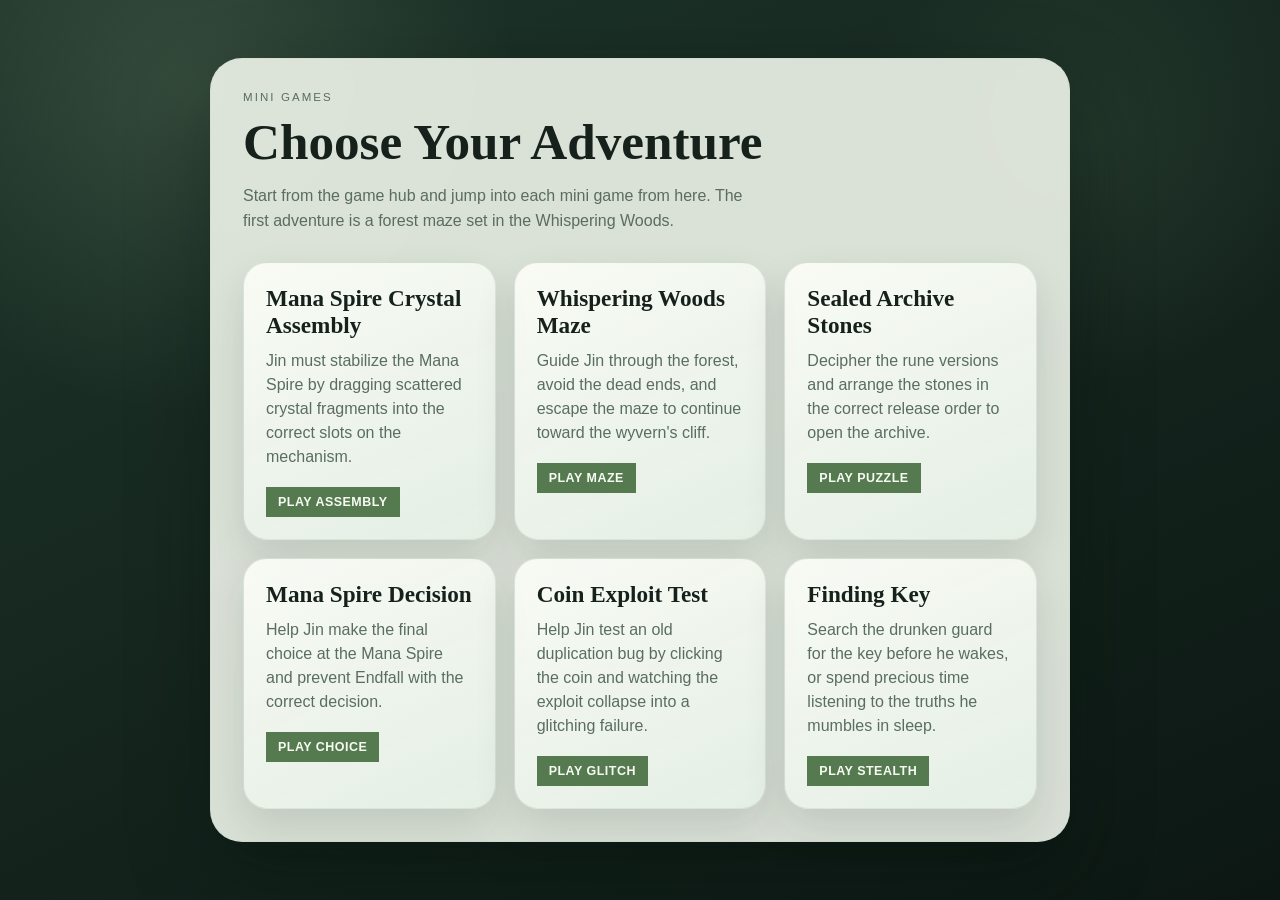
<file: index.html>
<!doctype html>
<html lang="en">
  <head>
    <meta charset="UTF-8" />
    <meta name="viewport" content="width=device-width, initial-scale=1.0" />
    <title>Mini Games</title>
    <link rel="stylesheet" href="index.css" />
  </head>
  <body>
    <main class="page">
      <section class="hub">
        <p class="eyebrow">Mini Games</p>
        <h1>Choose Your Adventure</h1>
        <p class="intro">
          Start from the game hub and jump into each mini game from here. The
          first adventure is a forest maze set in the Whispering Woods.
        </p>

        <div class="games-grid">
          <a class="game-card" href="games/crystal.html">
            <h2>Mana Spire Crystal Assembly</h2>
            <p>
              Jin must stabilize the Mana Spire by dragging scattered crystal
              fragments into the correct slots on the mechanism.
            </p>
            <span class="game-tag">Play Assembly</span>
          </a>
          <a class="game-card" href="games/maze.html">
            <h2>Whispering Woods Maze</h2>
            <p>
              Guide Jin through the forest, avoid the dead ends, and escape the
              maze to continue toward the wyvern's cliff.
            </p>
            <span class="game-tag">Play Maze</span>
          </a>
          <a class="game-card" href="games/archive.html">
            <h2>Sealed Archive Stones</h2>
            <p>
              Decipher the rune versions and arrange the stones in the correct
              release order to open the archive.
            </p>
            <span class="game-tag">Play Puzzle</span>
          </a>
          <a class="game-card" href="games/spire.html">
            <h2>Mana Spire Decision</h2>
            <p>
              Help Jin make the final choice at the Mana Spire and prevent
              Endfall with the correct decision.
            </p>
            <span class="game-tag">Play Choice</span>
          </a>
          <a class="game-card" href="games/coin.html">
            <h2>Coin Exploit Test</h2>
            <p>
              Help Jin test an old duplication bug by clicking the coin and
              watching the exploit collapse into a glitching failure.
            </p>
            <span class="game-tag">Play Glitch</span>
          </a>
          <a class="game-card" href="games/key.html">
            <h2>Finding Key</h2>
            <p>
              Search the drunken guard for the key before he wakes, or spend
              precious time listening to the truths he mumbles in sleep.
            </p>
            <span class="game-tag">Play Stealth</span>
          </a>
        </div>
      </section>
    </main>
  </body>
</html>
</file>
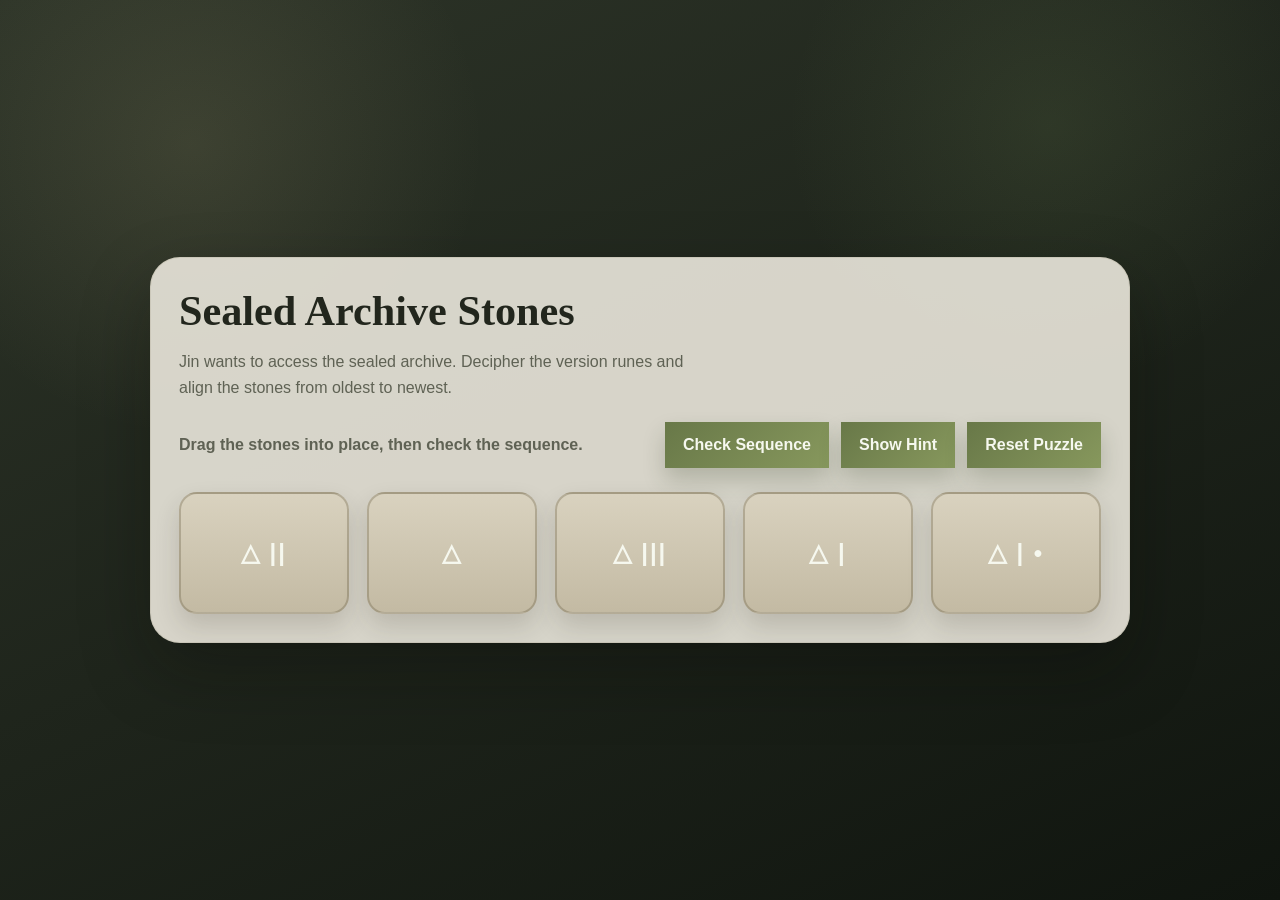
<file: games/archive.html>
<!doctype html>
<html lang="en">
  <head>
    <meta charset="UTF-8" />
    <meta name="viewport" content="width=device-width, initial-scale=1.0" />
    <title>Sealed Archive Stones</title>
    <link rel="stylesheet" href="archive/archive.css" />
  </head>
  <body>
    <main class="page">
      <section class="puzzle-shell">
        <div class="puzzle-copy">
          <h1>Sealed Archive Stones</h1>
          <p class="description">
            Jin wants to access the sealed archive. Decipher the version runes
            and align the stones from oldest to newest.
          </p>
        </div>

        <div class="toolbar">
          <p id="statusText" class="status">
            Drag the stones into place, then check the sequence.
          </p>
          <div class="toolbar-actions">
            <button id="checkButton" type="button">Check Sequence</button>
            <button id="hintButton" type="button">Show Hint</button>
            <button id="resetButton" type="button">Reset Puzzle</button>
          </div>
        </div>

        <div id="legendBox" class="legend hidden">
          <div class="legend-card">△ = v1.0</div>
          <div class="legend-card">△ | = v1.1</div>
          <div class="legend-card">△ | • = v1.1.1</div>
          <div class="legend-card">△ || = v1.2</div>
          <div class="legend-card">△ ||| = v1.3</div>
        </div>

        <div
          id="stoneTray"
          class="stone-tray"
          aria-label="Rune stone sequence"
        ></div>
      </section>
    </main>

    <div
      id="winModal"
      class="modal hidden"
      aria-hidden="true"
      role="dialog"
      aria-labelledby="winTitle"
    >
      <div class="modal-card">
        <p class="modal-eyebrow">Archive Opened</p>
        <h2 id="winTitle">The Sequence Aligns</h2>
        <p class="modal-text">
          Jin has deciphered the stones and opened the sealed archive.
        </p>
        <p class="modal-text modal-continue">
          Continue the story when you are ready.
        </p>
      </div>
    </div>

    <div
      id="memoryModal"
      class="modal hidden"
      aria-hidden="true"
      role="dialog"
      aria-labelledby="memoryTitle"
    >
      <div class="modal-card">
        <p class="modal-eyebrow">Incorrect Sequence</p>
        <h2 id="memoryTitle">That order is wrong</h2>
        <p class="modal-text modal-continue">
          Rearrange the stones and try again.
        </p>
        <button id="closeMemoryButton" type="button">Return to the Stones</button>
      </div>
    </div>

    <script src="archive/archive.js"></script>
  </body>
</html>
</file>
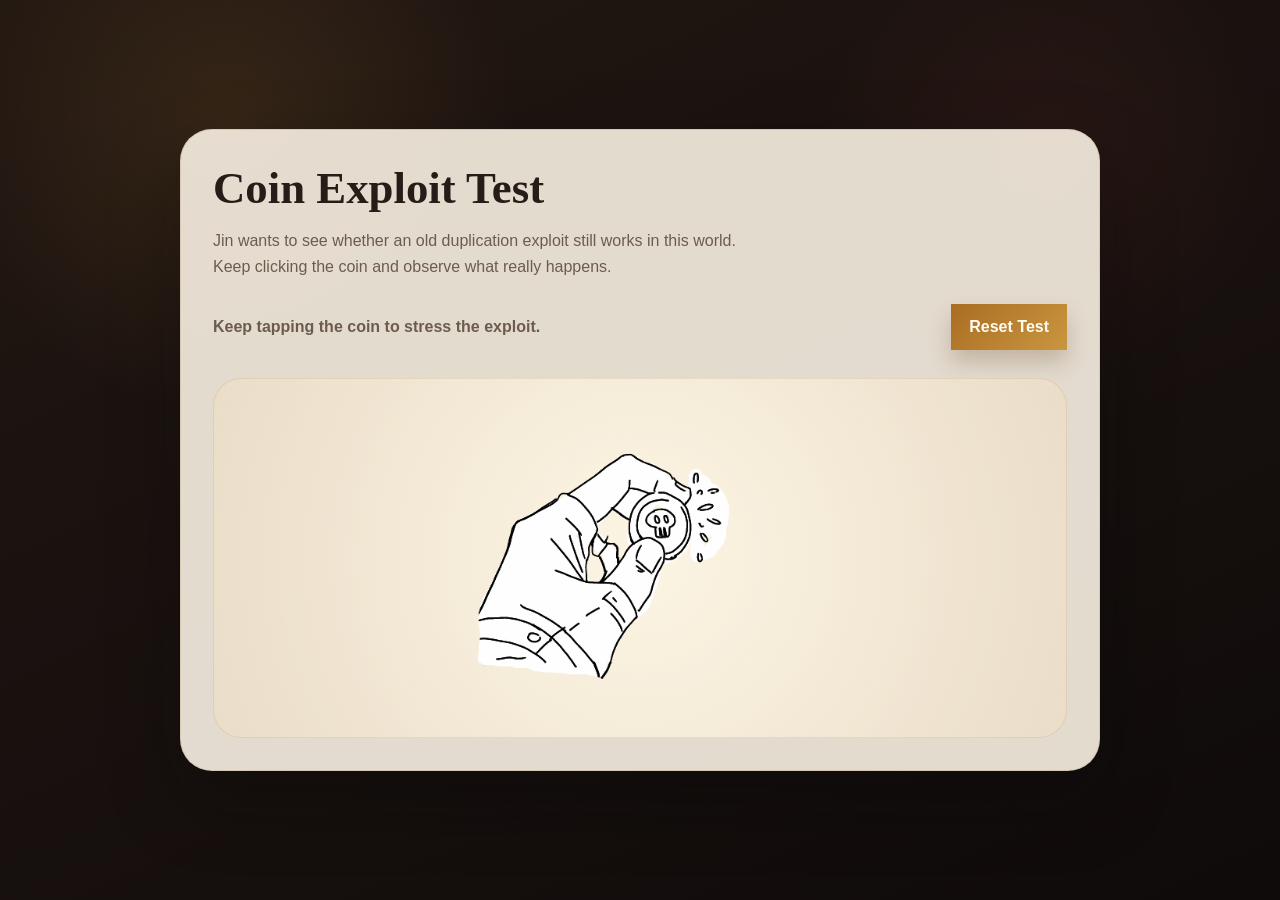
<file: games/coin.html>
<!doctype html>
<html lang="en">
  <head>
    <meta charset="UTF-8" />
    <meta name="viewport" content="width=device-width, initial-scale=1.0" />
    <title>Coin Exploit Test</title>
    <link rel="stylesheet" href="coin/coin.css" />
  </head>
  <body>
    <main class="page">
      <section class="coin-shell">
        <h1>Coin Exploit Test</h1>
        <p class="description">
          Jin wants to see whether an old duplication exploit still works in
          this world. Keep clicking the coin and observe what really happens.
        </p>

        <div class="status-panel">
          <p id="statusText" class="status-text">
            Click the coin to begin the exploit test.
          </p>
          <button id="resetButton" type="button">Reset Test</button>
        </div>

        <div class="play-area">
          <canvas id="coinFx" class="coin-fx" aria-hidden="true"></canvas>
          <button
            id="coinButton"
            class="coin-button"
            type="button"
            aria-label="Coin exploit test"
          >
            <img
              id="coinImage"
              src="../assets/img/holding_coin.png"
              alt="Coin"
            />
          </button>
        </div>

        <div id="storyAction" class="story-action hidden">
          <button id="continueButton" type="button">Continue Story</button>
        </div>
      </section>
    </main>

    <div
      id="storyModal"
      class="modal hidden"
      aria-hidden="true"
      role="dialog"
      aria-labelledby="storyTitle"
    >
      <div class="modal-card">
        <p class="modal-eyebrow">Exploit Failure</p>
        <h2 id="storyTitle">The coin was never meant to multiply</h2>
        <p class="modal-text">
          Jin learns that this world rejects the old exploit. The coin vanishes
          instead, leaving behind only the lesson and the consequence.
        </p>
        <p class="modal-text modal-continue">
          Continue the story when you are ready.
        </p>
      </div>
    </div>

    <script src="coin/coin.js"></script>
  </body>
</html>
</file>
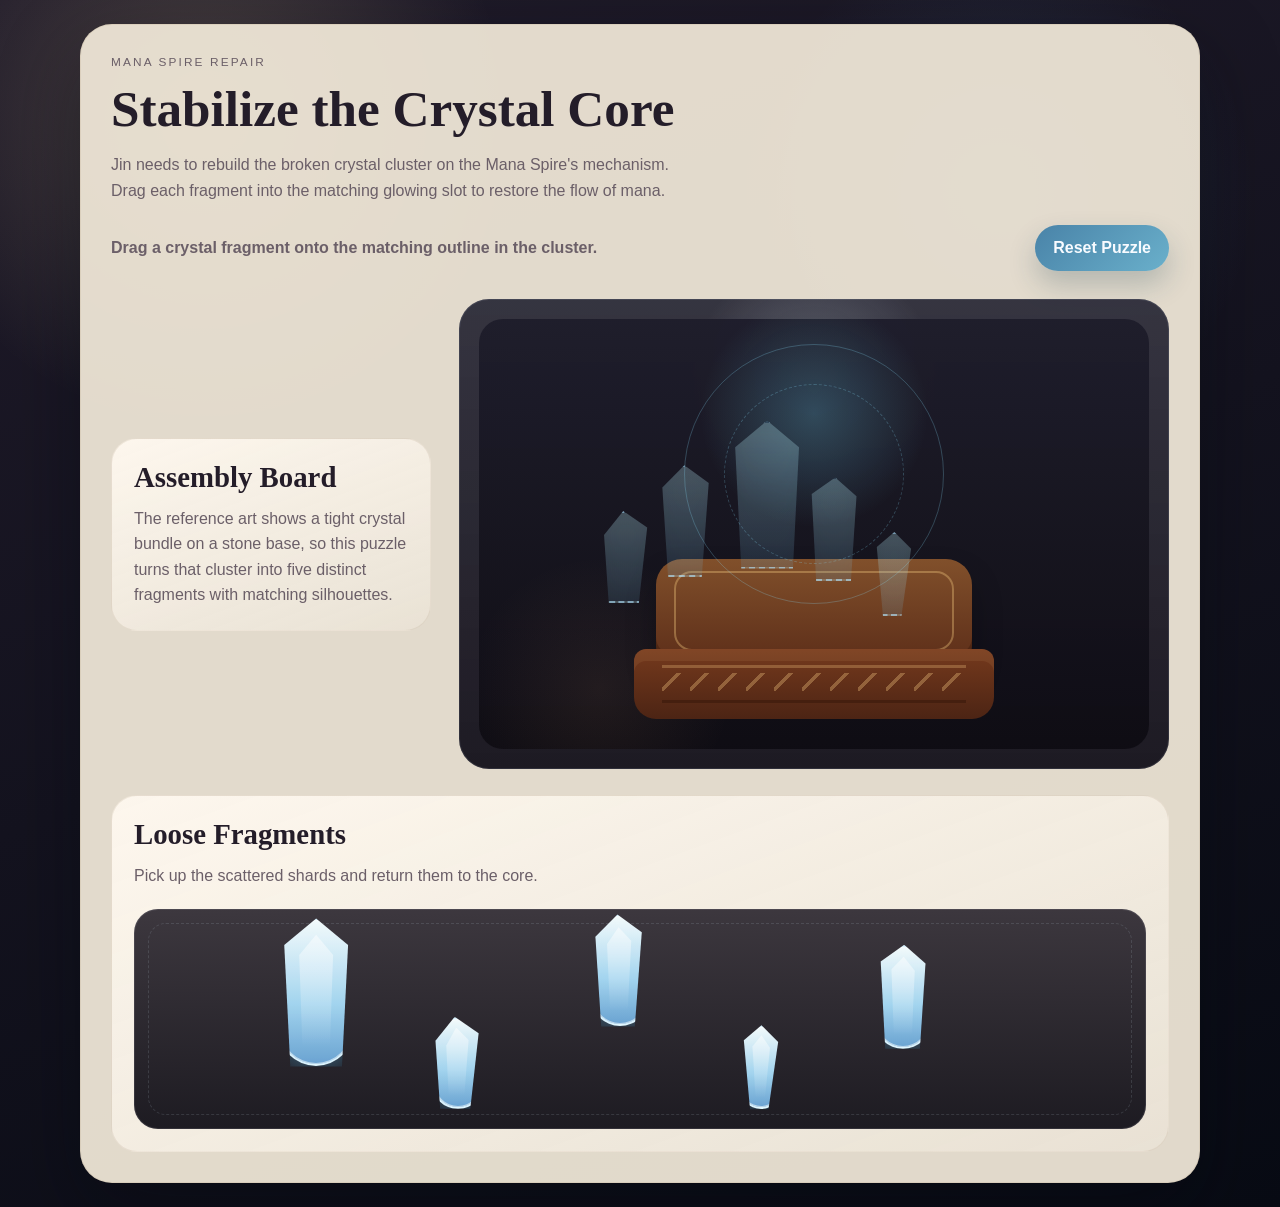
<file: games/crystal.html>
<!doctype html>
<html lang="en">
  <head>
    <meta charset="UTF-8" />
    <meta name="viewport" content="width=device-width, initial-scale=1.0" />
    <title>Mana Spire Crystal Assembly</title>
    <link rel="stylesheet" href="crystal/crystal.css" />
  </head>
  <body>
    <main class="page">
      <section class="puzzle-shell">
        <div class="puzzle-copy">
          <p class="eyebrow">Mana Spire Repair</p>
          <h1>Stabilize the Crystal Core</h1>
          <p class="description">
            Jin needs to rebuild the broken crystal cluster on the Mana Spire's
            mechanism. Drag each fragment into the matching glowing slot to
            restore the flow of mana.
          </p>
        </div>

        <div class="toolbar">
          <p id="statusText" class="status">
            Drag a crystal fragment onto the matching outline in the cluster.
          </p>
          <div class="toolbar-actions">
            <button id="resetButton" type="button">Reset Puzzle</button>
          </div>
        </div>

        <section class="scene" aria-label="Mana Spire crystal puzzle">
          <div class="scene-copy">
            <h2>Assembly Board</h2>
            <p>
              The reference art shows a tight crystal bundle on a stone base, so
              this puzzle turns that cluster into five distinct fragments with
              matching silhouettes.
            </p>
          </div>

          <div class="board-wrap">
            <div id="board" class="board">
              <div class="pedestal">
                <div class="pedestal-top"></div>
                <div class="pedestal-front"></div>
              </div>

              <div id="slotsLayer" class="slots-layer" aria-hidden="true">
                <div class="slot slot-left" data-slot="left"></div>
                <div class="slot slot-center" data-slot="center"></div>
                <div class="slot slot-rear-left" data-slot="rear-left"></div>
                <div class="slot slot-rear-right" data-slot="rear-right"></div>
                <div class="slot slot-right" data-slot="right"></div>
              </div>

              <div class="mana-ring mana-ring-a"></div>
              <div class="mana-ring mana-ring-b"></div>
            </div>
          </div>
        </section>

        <section class="tray-section">
          <div class="tray-copy">
            <h2>Loose Fragments</h2>
            <p>Pick up the scattered shards and return them to the core.</p>
          </div>
          <div
            id="fragmentTray"
            class="fragment-tray"
            aria-label="Crystal fragments"
          ></div>
        </section>
      </section>
    </main>

    <div
      id="winModal"
      class="modal hidden"
      aria-hidden="true"
      role="dialog"
      aria-labelledby="winTitle"
    >
      <div class="modal-card">
        <p class="modal-eyebrow">Core Stabilized</p>
        <h2 id="winTitle">The Mana Spire Hums Back to Life</h2>
        <p class="modal-text">
          Every crystal fragment is back in place. Jin steadies the mechanism as
          light floods through the restored cluster.
        </p>
        <p class="modal-text modal-continue">
          Continue the story when you are ready.
        </p>
      </div>
    </div>

    <script src="crystal/crystal.js"></script>
  </body>
</html>
</file>
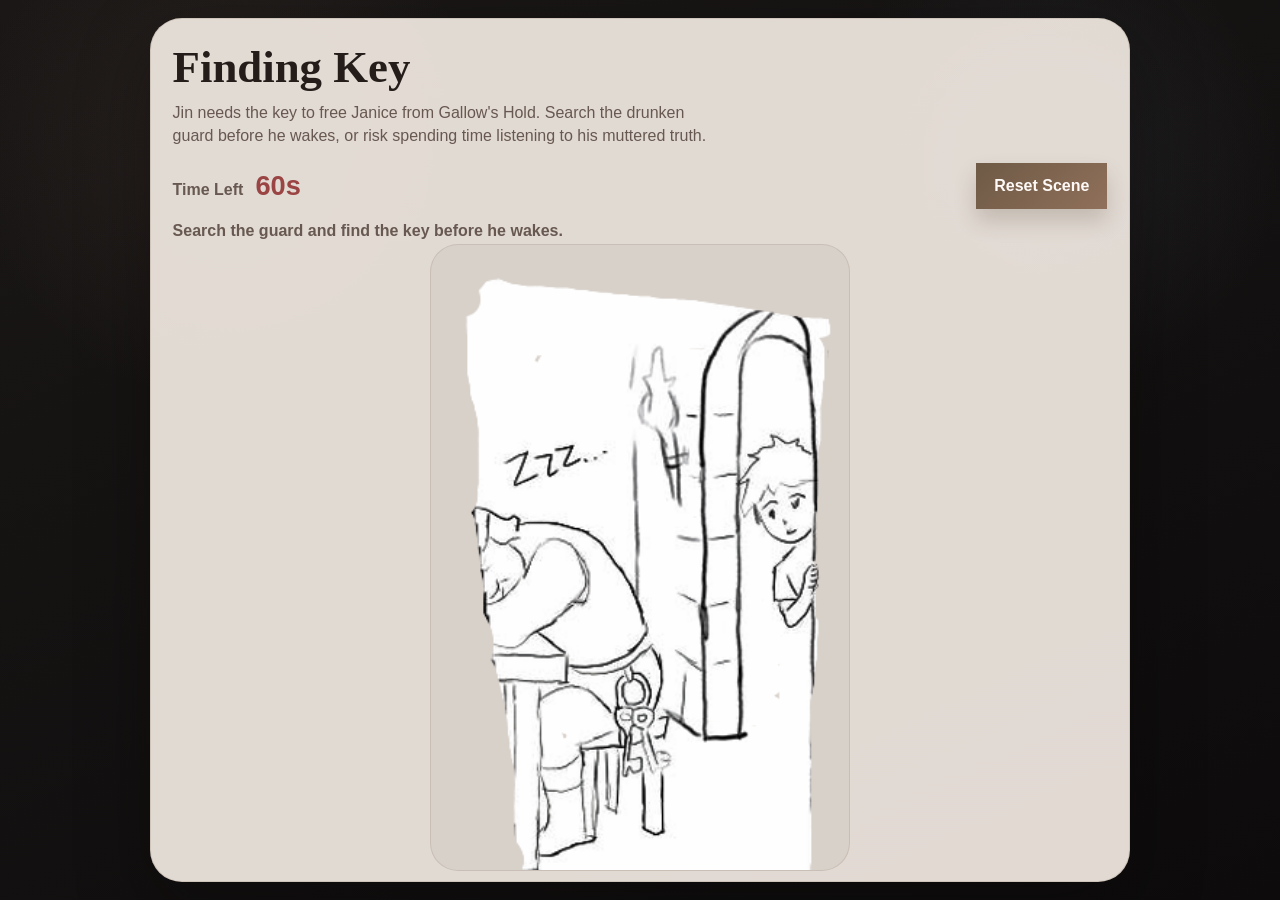
<file: games/key.html>
<!doctype html>
<html lang="en">
  <head>
    <meta charset="UTF-8" />
    <meta name="viewport" content="width=device-width, initial-scale=1.0" />
    <title>Finding Key</title>
    <link rel="stylesheet" href="key/key.css" />
  </head>
  <body>
    <main class="page">
      <section class="key-shell">
        <h1>Finding Key</h1>
        <p class="description">
          Jin needs the key to free Janice from Gallow's Hold. Search the
          drunken guard before he wakes, or risk spending time listening to his
          muttered truth.
        </p>

        <div class="topbar">
          <div class="status-group">
            <p class="status-label">Time Left</p>
            <p id="timerText" class="timer-text">18s</p>
          </div>
          <div class="action-group">
            <button id="resetButton" type="button">Reset Scene</button>
          </div>
        </div>

        <p id="statusText" class="status-text">
          Search the guard and find the key before he wakes.
        </p>

        <div class="scene-wrap">
          <div
            id="sceneBoard"
            class="scene-board"
            aria-label="Sleeping guard scene"
          >
            <img
              class="scene-image"
              src="../assets/img/find_the_keys.png"
              alt="Sleeping guard holding the key somewhere on him"
            />
            <button
              id="keySpot"
              class="key-spot"
              type="button"
              aria-label="Hidden key"
            ></button>
            <button
              id="mumbleButton"
              class="mumble-button hidden"
              type="button"
              aria-label="Listen to the guard mumbling"
            >
              Listen
            </button>
          </div>
        </div>
      </section>
    </main>

    <div
      id="resultModal"
      class="modal hidden"
      aria-hidden="true"
      role="dialog"
      aria-labelledby="resultTitle"
    >
      <div class="modal-card">
        <p id="resultEyebrow" class="modal-eyebrow">Outcome</p>
        <h2 id="resultTitle">Jin has the key</h2>
        <p id="resultText" class="modal-text">Placeholder outcome text.</p>
        <p id="resultContinue" class="modal-text modal-continue">
          Continue the story when you are ready.
        </p>
        <button id="playAgainButton" class="modal-action hidden" type="button">
          Play Again
        </button>
      </div>
    </div>

    <script src="key/key.js"></script>
  </body>
</html>
</file>
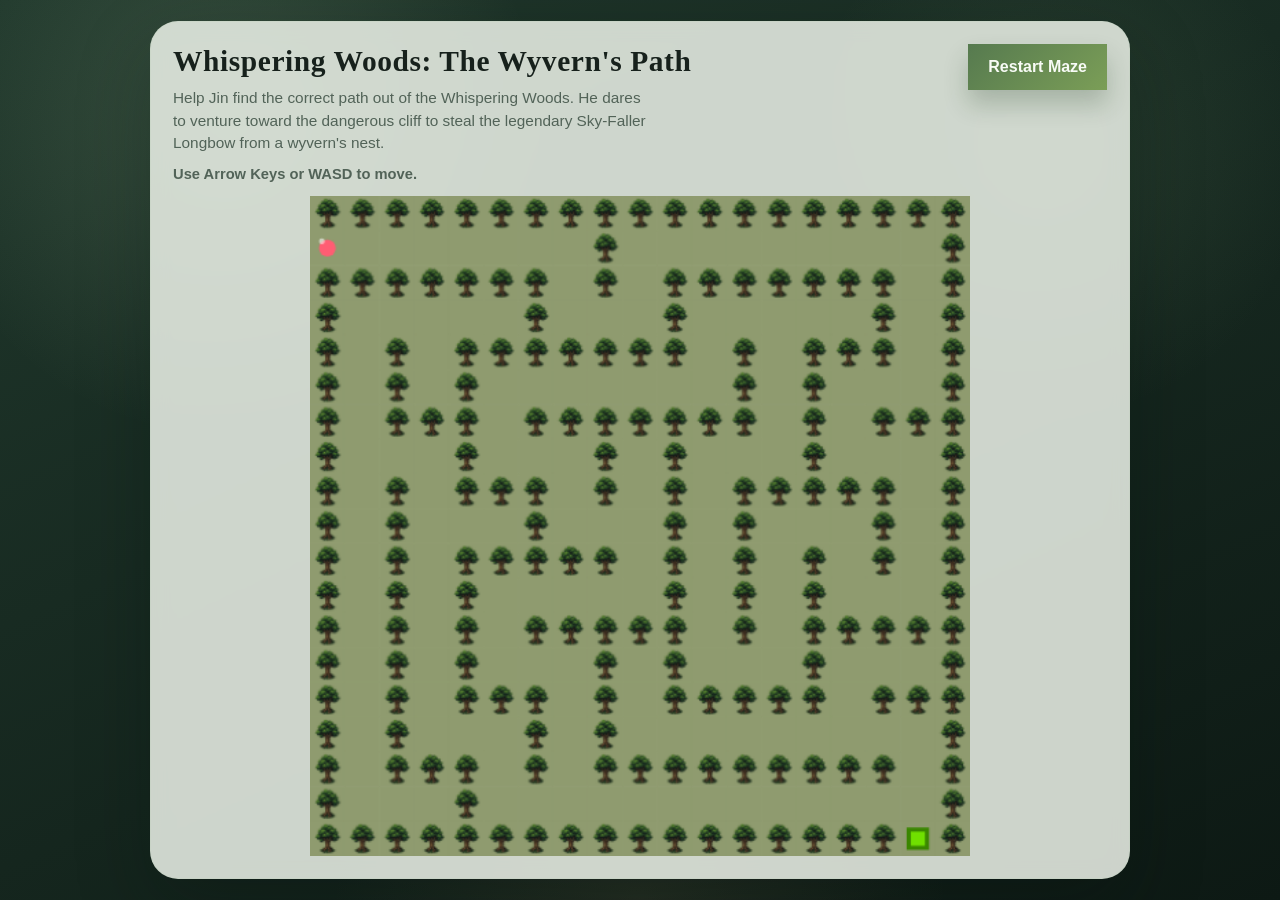
<file: games/maze.html>
<!doctype html>
<html lang="en">
  <head>
    <meta charset="UTF-8" />
    <meta name="viewport" content="width=device-width, initial-scale=1.0" />
    <title>Whispering Woods: The Wyvern's Path</title>
    <link rel="stylesheet" href="maze/maze.css" />
  </head>
  <body>
    <main class="page">
      <section class="game-shell">
        <div class="topbar">
          <div class="game-copy">
            <h1>Whispering Woods: The Wyvern's Path</h1>
            <p class="description">
              Help Jin find the correct path out of the Whispering Woods. He
              dares to venture toward the dangerous cliff to steal the legendary
              Sky-Faller Longbow from a wyvern's nest.
            </p>
            <p class="help">Use Arrow Keys or WASD to move.</p>
          </div>

          <button id="resetButton" class="reset-button" type="button">
            Restart Maze
          </button>
        </div>

        <div class="board-wrap">
          <canvas
            id="mazeCanvas"
            width="480"
            height="480"
            aria-label="Maze game board"
          ></canvas>
        </div>
      </section>
    </main>

    <div
      id="winModal"
      class="modal hidden"
      aria-hidden="true"
      role="dialog"
      aria-labelledby="winTitle"
    >
      <div class="modal-card">
        <p class="modal-eyebrow">Escape Achieved</p>
        <h2 id="winTitle">The Woods Release You...</h2>
        <p class="modal-text">
          You guided Jin through the Whispering Woods. The path to the wyvern's
          cliff now lies ahead.
        </p>
        <p class="modal-text modal-continue">
          Continue the story when you are ready.
        </p>
      </div>
    </div>

    <script src="maze/maze.js"></script>
  </body>
</html>
</file>
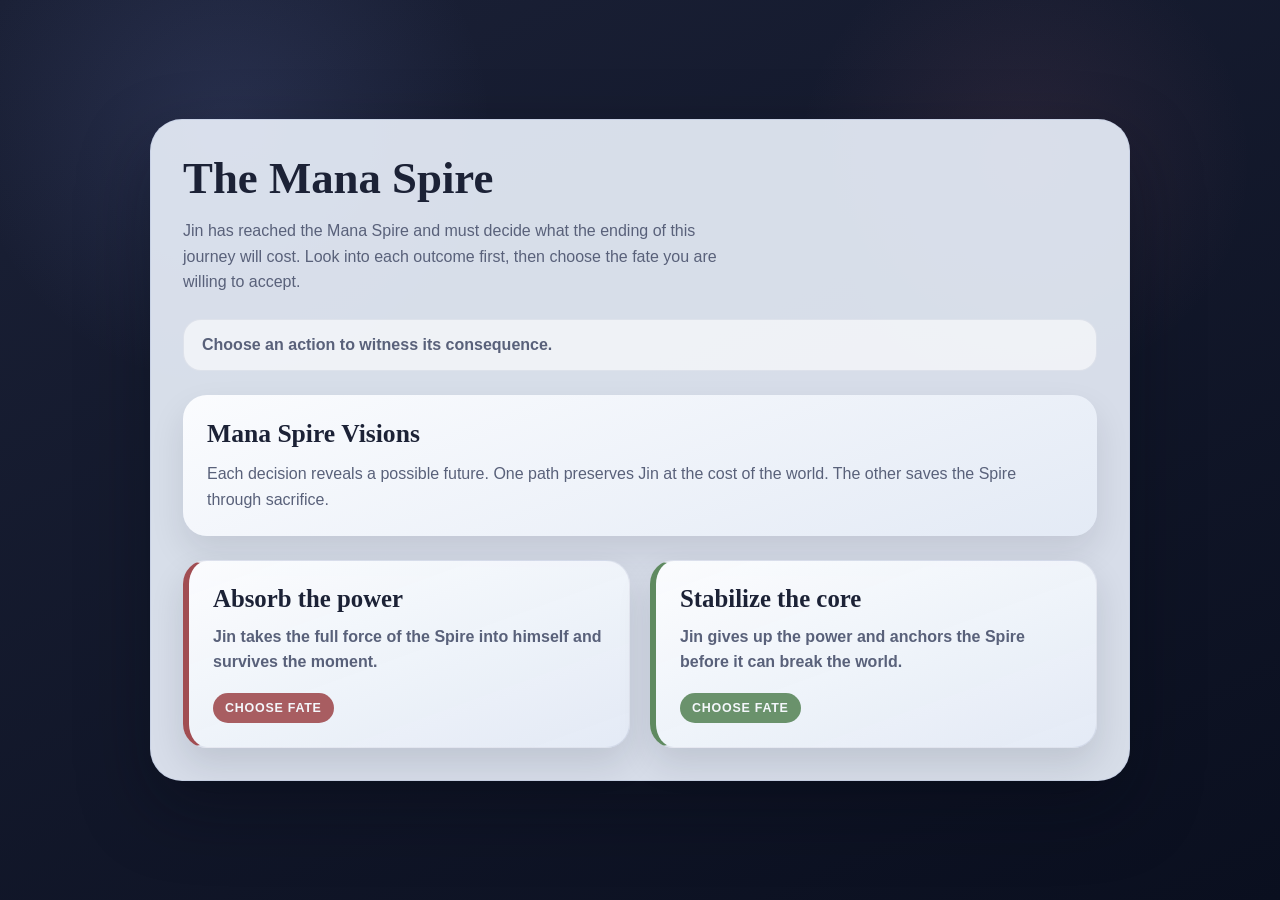
<file: games/spire.html>
<!doctype html>
<html lang="en">
  <head>
    <meta charset="UTF-8" />
    <meta name="viewport" content="width=device-width, initial-scale=1.0" />
    <title>Mana Spire Decision</title>
    <link rel="stylesheet" href="spire/spire.css" />
  </head>
  <body>
    <main class="page">
      <section class="decision-shell">
        <h1>The Mana Spire</h1>
        <p class="description">
          Jin has reached the Mana Spire and must decide what the ending of this
          journey will cost. Look into each outcome first, then choose the fate
          you are willing to accept.
        </p>

        <div id="messageBox" class="message-box">
          Choose an action to witness its consequence.
        </div>

        <div class="oracle-panel">
          <div class="oracle-copy">
            <h2>Mana Spire Visions</h2>
            <p>
              Each decision reveals a possible future. One path preserves Jin at
              the cost of the world. The other saves the Spire through
              sacrifice.
            </p>
          </div>
        </div>

        <div class="decision-grid">
          <button
            id="absorbButton"
            class="decision-card"
            type="button"
            data-decision="absorb"
          >
            <span class="decision-title">Absorb the power</span>
            <span class="decision-copy">
              Jin takes the full force of the Spire into himself and survives
              the moment.
            </span>
          </button>

          <button
            id="stabilizeButton"
            class="decision-card"
            type="button"
            data-decision="stabilize"
          >
            <span class="decision-title">Stabilize the core</span>
            <span class="decision-copy">
              Jin gives up the power and anchors the Spire before it can break
              the world.
            </span>
          </button>
        </div>
      </section>
    </main>

    <div
      id="visionModal"
      class="modal hidden"
      aria-hidden="true"
      role="dialog"
      aria-labelledby="visionTitle"
    >
      <div id="visionCard" class="modal-card vision-card">
        <p id="visionEyebrow" class="modal-eyebrow">Vision Unfolding</p>
        <h2 id="visionTitle">A future takes shape</h2>
        <p id="visionText" class="modal-text">
          Placeholder text for the consequence scene.
        </p>
        <p id="visionContinue" class="modal-text modal-continue hidden">
          Continue the story when you are ready.
        </p>
        <button id="rewindButton" type="button">Rewind the Vision</button>
      </div>
    </div>

    <script src="spire/spire.js"></script>
  </body>
</html>
</file>
<file: index.css>
:root {
  --bg-top: #1e352a;
  --bg-bottom: #0c1713;
  --panel: rgba(240, 246, 235, 0.9);
  --panel-border: rgba(175, 203, 179, 0.18);
  --ink: #17211c;
  --muted: #5a6d60;
  --shadow: 0 30px 80px rgba(6, 17, 12, 0.34);
}

* {
  box-sizing: border-box;
}

body {
  margin: 0;
  min-height: 100vh;
  font-family: "Trebuchet MS", "Segoe UI", sans-serif;
  color: var(--ink);
  background:
    radial-gradient(circle at 15% 10%, rgba(194, 219, 177, 0.15), transparent 24%),
    radial-gradient(circle at 85% 16%, rgba(98, 129, 95, 0.16), transparent 18%),
    linear-gradient(155deg, var(--bg-top), var(--bg-bottom));
}

.page {
  min-height: 100vh;
  display: grid;
  place-items: center;
  padding: 24px;
}

.hub {
  width: min(100%, 860px);
  padding: 32px;
  border-radius: 32px;
  border: 1px solid var(--panel-border);
  background: var(--panel);
  backdrop-filter: blur(10px);
  box-shadow: var(--shadow);
}

.eyebrow {
  margin: 0 0 12px;
  color: var(--muted);
  letter-spacing: 0.18em;
  text-transform: uppercase;
  font-size: 0.72rem;
}

h1 {
  margin: 0;
  font-family: "Palatino Linotype", "Book Antiqua", Georgia, serif;
  font-size: clamp(2rem, 4vw, 3.5rem);
  line-height: 1.05;
}

.intro {
  margin: 14px 0 0;
  max-width: 58ch;
  color: var(--muted);
  line-height: 1.6;
}

.games-grid {
  display: grid;
  grid-template-columns: repeat(auto-fit, minmax(240px, 1fr));
  gap: 18px;
  margin-top: 28px;
}

.game-card {
  display: block;
  padding: 22px;
  border-radius: 24px;
  text-decoration: none;
  color: inherit;
  background: linear-gradient(155deg, rgba(249, 251, 245, 0.98), rgba(228, 239, 228, 0.96));
  border: 1px solid rgba(91, 121, 94, 0.16);
  box-shadow: 0 18px 40px rgba(16, 32, 21, 0.12);
  transition:
    transform 140ms ease,
    box-shadow 140ms ease,
    border-color 140ms ease;
}

.game-card:hover,
.game-card:focus-visible {
  transform: translateY(-4px);
  box-shadow: 0 24px 44px rgba(16, 32, 21, 0.18);
  border-color: rgba(86, 122, 79, 0.34);
}

.game-card h2 {
  margin: 0 0 10px;
  font-family: "Palatino Linotype", "Book Antiqua", Georgia, serif;
  font-size: 1.45rem;
}

.game-card p {
  margin: 0;
  color: var(--muted);
  line-height: 1.5;
}

.game-tag {
  display: inline-block;
  margin-top: 18px;
  padding: 8px 12px;
  background: #567a4f;
  color: #f7fbf3;
  font-size: 0.78rem;
  font-weight: 700;
  letter-spacing: 0.04em;
  text-transform: uppercase;
}

@media (max-width: 640px) {
  .page {
    padding: 16px;
  }

  .hub {
    padding: 24px;
    border-radius: 24px;
  }
}
</file>
<file: games/archive/archive.css>
:root {
  --bg-top: #2d3428;
  --bg-bottom: #10150f;
  --panel: rgba(236, 232, 221, 0.9);
  --panel-border: rgba(164, 156, 132, 0.24);
  --ink: #22261d;
  --muted: #5f6254;
  --stone: linear-gradient(180deg, #d9d2bf, #c3baa3);
  --stone-border: rgba(92, 83, 59, 0.3);
  --stone-shadow: 0 12px 24px rgba(43, 37, 24, 0.16);
  --selected: #7a8f4b;
  --shadow: 0 28px 70px rgba(9, 11, 8, 0.3);
}

* {
  box-sizing: border-box;
}

body {
  margin: 0;
  min-height: 100vh;
  font-family: "Trebuchet MS", "Segoe UI", sans-serif;
  color: var(--ink);
  background:
    radial-gradient(circle at 15% 16%, rgba(188, 178, 130, 0.14), transparent 22%),
    radial-gradient(circle at 82% 14%, rgba(117, 141, 88, 0.16), transparent 20%),
    linear-gradient(155deg, var(--bg-top), var(--bg-bottom));
}

.page {
  min-height: 100vh;
  display: grid;
  place-items: center;
  padding: 24px;
}

.puzzle-shell {
  width: min(100%, 980px);
  padding: 28px;
  border-radius: 30px;
  background: var(--panel);
  border: 1px solid var(--panel-border);
  box-shadow: var(--shadow);
}

h1 {
  margin: 0;
  font-family: "Palatino Linotype", "Book Antiqua", Georgia, serif;
  font-size: clamp(1.8rem, 3.3vw, 3rem);
}

.description {
  margin: 14px 0 0;
  max-width: 60ch;
  line-height: 1.6;
  color: var(--muted);
}

.toolbar {
  display: flex;
  justify-content: space-between;
  align-items: center;
  gap: 16px;
  margin-top: 22px;
}

.toolbar-actions {
  display: flex;
  align-items: center;
  gap: 12px;
}

.status {
  margin: 0;
  color: var(--muted);
  font-weight: 700;
}

button {
  border: none;
  padding: 14px 18px;
  font: inherit;
  font-weight: 700;
  color: #f6f8ef;
  background: linear-gradient(135deg, #687848, #87985d);
  cursor: pointer;
  box-shadow: 0 12px 22px rgba(47, 57, 31, 0.22);
}

button:hover,
button:focus-visible {
  transform: translateY(-2px);
}

.legend {
  display: grid;
  grid-template-columns: repeat(auto-fit, minmax(140px, 1fr));
  gap: 12px;
  margin-top: 20px;
}

.legend-card {
  padding: 12px 14px;
  border-radius: 16px;
  background: rgba(255, 251, 242, 0.75);
  border: 1px solid rgba(96, 88, 66, 0.12);
  color: var(--muted);
  font-weight: 700;
}

.stone-tray {
  display: grid;
  grid-template-columns: repeat(auto-fit, minmax(150px, 1fr));
  gap: 18px;
  margin-top: 24px;
}

.stone {
  min-height: 122px;
  padding: 18px 14px;
  border-radius: 18px;
  border: 2px solid var(--stone-border);
  background: var(--stone);
  box-shadow: var(--stone-shadow);
  cursor: grab;
  transition:
    transform 140ms ease,
    border-color 140ms ease,
    box-shadow 140ms ease,
    opacity 140ms ease;
  text-align: center;
}

.stone:hover,
.stone:focus-visible {
  transform: translateY(-3px);
}

.stone.dragging {
  opacity: 0.55;
  cursor: grabbing;
}

.stone.drop-target {
  border-color: var(--selected);
  box-shadow: 0 16px 28px rgba(66, 81, 38, 0.24);
}

.stone-rune {
  display: block;
  font-size: 1.5rem;
  font-weight: 700;
  letter-spacing: 0.08em;
}

.stone-version {
  display: none;
}

.modal {
  position: fixed;
  inset: 0;
  display: grid;
  place-items: center;
  padding: 24px;
  background: rgba(14, 18, 10, 0.62);
  backdrop-filter: blur(8px);
}

.hidden {
  display: none;
}

.modal-card {
  width: min(100%, 420px);
  padding: 28px 24px;
  border-radius: 26px;
  background: linear-gradient(160deg, rgba(247, 243, 232, 0.98), rgba(232, 226, 208, 0.96));
  text-align: center;
  box-shadow: 0 24px 60px rgba(19, 22, 15, 0.28);
}

.modal-eyebrow {
  margin: 0 0 10px;
  font-size: 0.72rem;
  letter-spacing: 0.18em;
  text-transform: uppercase;
  color: var(--muted);
}

.modal-card h2 {
  margin: 0 0 12px;
  font-family: "Palatino Linotype", "Book Antiqua", Georgia, serif;
}

.modal-text {
  margin: 0 0 20px;
  line-height: 1.5;
  color: var(--muted);
}

.modal-continue {
  margin-bottom: 0;
  font-weight: 700;
}

@media (max-width: 700px) {
  .page {
    padding: 16px;
  }

  .puzzle-shell {
    padding: 22px;
  }

  .toolbar {
    flex-direction: column;
    align-items: stretch;
  }

  .toolbar-actions {
    flex-direction: column;
    align-items: stretch;
  }

  button {
    width: 100%;
  }
}
</file>
<file: games/coin/coin.css>
:root {
  --bg-top: #221712;
  --bg-bottom: #0f0b0b;
  --panel: rgba(246, 237, 224, 0.92);
  --panel-border: rgba(171, 137, 92, 0.24);
  --ink: #261d18;
  --muted: #6c5c4e;
  --accent: #b9802f;
  --danger: #9f3c3c;
  --shadow: 0 28px 70px rgba(10, 8, 8, 0.34);
}

* {
  box-sizing: border-box;
}

body {
  margin: 0;
  min-height: 100vh;
  font-family: "Trebuchet MS", "Segoe UI", sans-serif;
  color: var(--ink);
  background:
    radial-gradient(
      circle at 18% 14%,
      rgba(189, 138, 56, 0.14),
      transparent 22%
    ),
    radial-gradient(circle at 82% 18%, rgba(159, 60, 60, 0.1), transparent 18%),
    linear-gradient(155deg, var(--bg-top), var(--bg-bottom));
}

.page {
  min-height: 100vh;
  display: grid;
  place-items: center;
  padding: 24px;
}

.coin-shell {
  width: min(100%, 920px);
  padding: 32px;
  border-radius: 32px;
  background: var(--panel);
  border: 1px solid var(--panel-border);
  box-shadow: var(--shadow);
}

.eyebrow {
  margin: 0 0 12px;
  font-size: 0.72rem;
  letter-spacing: 0.18em;
  text-transform: uppercase;
  color: var(--muted);
}

h1 {
  margin: 0;
  font-family: "Palatino Linotype", "Book Antiqua", Georgia, serif;
  font-size: clamp(2rem, 3.5vw, 3.2rem);
}

.description {
  margin: 14px 0 0;
  max-width: 62ch;
  line-height: 1.6;
  color: var(--muted);
}

.status-panel {
  margin-top: 24px;
  display: flex;
  justify-content: space-between;
  align-items: center;
  gap: 16px;
}

.status-text {
  margin: 0;
  font-weight: 700;
  color: var(--muted);
}

button {
  border: none;
  padding: 14px 18px;
  font: inherit;
  font-weight: 700;
  color: #fffaf2;
  background: linear-gradient(135deg, #a96d23, #ca963f);
  cursor: pointer;
  box-shadow: 0 12px 22px rgba(86, 54, 18, 0.24);
}

.play-area {
  margin-top: 28px;
  min-height: 360px;
  display: grid;
  place-items: center;
  position: relative;
  border-radius: 28px;
  background: radial-gradient(
    circle at center,
    rgba(255, 248, 230, 0.9),
    rgba(236, 221, 198, 0.76)
  );
  border: 1px solid rgba(171, 137, 92, 0.18);
  overflow: hidden;
  transition:
    box-shadow 180ms ease,
    background 180ms ease;
}

.coin-fx {
  position: absolute;
  inset: 0;
  width: 100%;
  height: 100%;
  pointer-events: none;
  z-index: 2;
}

.play-area.glitching {
  box-shadow: inset 0 0 38px rgba(175, 62, 62, 0.18);
}

.play-area.broken {
  background: radial-gradient(
    circle at center,
    rgba(255, 219, 219, 0.82),
    rgba(121, 60, 60, 0.35)
  );
  box-shadow: inset 0 0 52px rgba(159, 60, 60, 0.32);
}

.coin-button {
  padding: 0;
  background: transparent;
  box-shadow: none;
  position: relative;
  z-index: 1;
}

.coin-button:hover,
.coin-button:focus-visible {
  transform: none;
  box-shadow: none;
}

.coin-button img {
  width: min(100%, 260px);
  display: block;
  user-select: none;
  pointer-events: none;
  transition:
    transform 120ms ease,
    filter 120ms ease,
    opacity 180ms ease;
}

.coin-button:active img {
  transform: scale(0.96);
}

.coin-button.unstable img {
  animation: unstableShake 0.18s linear infinite;
}

.coin-button.glitching img {
  animation: glitchShake 0.1s steps(2) infinite;
  filter: contrast(1.35) saturate(1.2) brightness(1.08);
}

.coin-button.broken img {
  opacity: 0;
  transform: scale(0.9);
  filter: brightness(1.8) blur(2px);
}

.coin-button.hidden-coin img {
  transition:
    opacity 4.2s ease,
    transform 4.2s ease,
    filter 4.2s ease;
}

.story-action {
  margin-top: 22px;
  display: flex;
  justify-content: center;
}

.modal {
  position: fixed;
  inset: 0;
  display: grid;
  place-items: center;
  padding: 24px;
  background: rgba(16, 10, 10, 0.64);
  backdrop-filter: blur(8px);
}

.hidden {
  display: none;
}

.modal-card {
  width: min(100%, 460px);
  padding: 28px 24px;
  border-radius: 26px;
  background: linear-gradient(160deg, rgba(247, 239, 226, 0.98), rgba(235, 224, 206, 0.96));
  text-align: center;
  box-shadow: 0 24px 60px rgba(19, 15, 12, 0.3);
}

.modal-eyebrow {
  margin: 0 0 10px;
  font-size: 0.72rem;
  letter-spacing: 0.18em;
  text-transform: uppercase;
  color: var(--muted);
}

.modal-card h2 {
  margin: 0 0 12px;
  font-family: "Palatino Linotype", "Book Antiqua", Georgia, serif;
}

.modal-text {
  margin: 0 0 20px;
  line-height: 1.5;
  color: var(--muted);
}

.modal-continue {
  margin-bottom: 0;
  font-weight: 700;
}

@keyframes unstableShake {
  0%,
  100% {
    transform: translate(0, 0) rotate(0deg);
  }

  25% {
    transform: translate(-2px, 1px) rotate(-1deg);
  }

  50% {
    transform: translate(2px, -1px) rotate(1deg);
  }

  75% {
    transform: translate(-1px, -2px) rotate(-1deg);
  }
}

@keyframes glitchShake {
  0%,
  100% {
    transform: translate(0, 0) scale(1);
  }

  20% {
    transform: translate(-6px, 2px) scale(1.02);
  }

  40% {
    transform: translate(5px, -3px) scale(0.98);
  }

  60% {
    transform: translate(-4px, -2px) scale(1.03);
  }

  80% {
    transform: translate(6px, 3px) scale(0.97);
  }
}

@media (max-width: 760px) {
  .coin-shell {
    padding: 24px;
  }

  .status-panel {
    flex-direction: column;
    align-items: stretch;
  }

  button {
    width: 100%;
  }
}
</file>
<file: games/crystal/crystal.css>
:root {
  --bg-top: #201b2a;
  --bg-bottom: #080b14;
  --panel: rgba(243, 234, 218, 0.93);
  --panel-border: rgba(184, 160, 129, 0.22);
  --ink: #241d29;
  --muted: #6b5f68;
  --shadow: 0 30px 80px rgba(6, 7, 14, 0.4);
}

* {
  box-sizing: border-box;
}

body {
  margin: 0;
  min-height: 100vh;
  font-family: "Trebuchet MS", "Segoe UI", sans-serif;
  color: var(--ink);
  background:
    radial-gradient(circle at 16% 10%, rgba(255, 228, 165, 0.2), transparent 20%),
    radial-gradient(circle at 78% 16%, rgba(97, 167, 224, 0.16), transparent 18%),
    linear-gradient(160deg, var(--bg-top), var(--bg-bottom));
}

.page {
  min-height: 100vh;
  display: grid;
  place-items: center;
  padding: 24px;
}

.puzzle-shell {
  width: min(100%, 1120px);
  padding: 30px;
  border-radius: 32px;
  background: var(--panel);
  border: 1px solid var(--panel-border);
  box-shadow: var(--shadow);
}

.eyebrow,
.modal-eyebrow {
  margin: 0 0 10px;
  font-size: 0.74rem;
  letter-spacing: 0.18em;
  text-transform: uppercase;
  color: var(--muted);
}

h1,
h2 {
  margin: 0;
  font-family: "Palatino Linotype", "Book Antiqua", Georgia, serif;
}

h1 {
  font-size: clamp(2rem, 4vw, 3.4rem);
}

h2 {
  font-size: clamp(1.25rem, 2.3vw, 1.8rem);
}

.description,
.scene-copy p,
.tray-copy p,
.modal-text {
  line-height: 1.6;
  color: var(--muted);
}

.description {
  margin: 14px 0 0;
  max-width: 64ch;
}

.toolbar {
  display: flex;
  justify-content: space-between;
  align-items: center;
  gap: 18px;
  margin-top: 22px;
}

.status {
  margin: 0;
  font-weight: 700;
  color: var(--muted);
}

.toolbar-actions {
  display: flex;
  gap: 12px;
}

button {
  border: none;
  padding: 14px 18px;
  border-radius: 999px;
  font: inherit;
  font-weight: 700;
  color: #f8fbff;
  background: linear-gradient(135deg, #4983a8, #6ab0cb);
  cursor: pointer;
  box-shadow: 0 14px 28px rgba(34, 65, 82, 0.24);
  transition:
    transform 140ms ease,
    box-shadow 140ms ease;
}

button:hover,
button:focus-visible {
  transform: translateY(-2px);
  box-shadow: 0 18px 34px rgba(34, 65, 82, 0.28);
}

.scene {
  display: grid;
  grid-template-columns: minmax(240px, 320px) minmax(0, 1fr);
  gap: 28px;
  margin-top: 28px;
  align-items: center;
}

.scene-copy,
.tray-section {
  padding: 22px;
  border-radius: 26px;
  background: linear-gradient(160deg, rgba(255, 249, 240, 0.92), rgba(234, 227, 214, 0.84));
  border: 1px solid rgba(153, 131, 103, 0.14);
}

.scene-copy p,
.tray-copy p,
.modal-text {
  margin: 12px 0 0;
}

.board-wrap {
  padding: 20px;
  border-radius: 30px;
  background:
    radial-gradient(circle at 50% 18%, rgba(225, 247, 255, 0.26), transparent 24%),
    linear-gradient(180deg, rgba(34, 34, 49, 0.9), rgba(21, 18, 28, 0.96));
  box-shadow: inset 0 0 0 1px rgba(160, 178, 196, 0.14);
}

.board {
  position: relative;
  min-height: 430px;
  border-radius: 24px;
  overflow: hidden;
  background:
    radial-gradient(circle at 50% 22%, rgba(116, 223, 255, 0.24), transparent 24%),
    radial-gradient(circle at 18% 86%, rgba(241, 174, 113, 0.08), transparent 20%),
    linear-gradient(180deg, rgba(30, 29, 43, 0.96), rgba(15, 13, 20, 0.98));
}

.pedestal {
  position: absolute;
  left: 50%;
  bottom: 30px;
  width: 360px;
  height: 160px;
  transform: translateX(-50%);
}

.pedestal-top {
  position: absolute;
  inset: 0 22px 56px;
  border-radius: 26px 26px 18px 18px;
  background: linear-gradient(180deg, #81502b, #5d2e19);
  box-shadow:
    inset 0 -8px 0 rgba(48, 18, 8, 0.35),
    0 18px 30px rgba(0, 0, 0, 0.25);
}

.pedestal-top::before {
  content: "";
  position: absolute;
  inset: 12px 18px;
  border-radius: 18px;
  border: 2px solid rgba(231, 188, 118, 0.4);
}

.pedestal-front {
  position: absolute;
  left: 0;
  right: 0;
  bottom: 0;
  height: 70px;
  border-radius: 12px 12px 22px 22px;
  background: linear-gradient(180deg, #763a1d, #4c2414);
  box-shadow: inset 0 12px 0 rgba(255, 205, 145, 0.08);
}

.pedestal-front::before {
  content: "";
  position: absolute;
  inset: 16px 28px;
  border-top: 3px solid rgba(221, 173, 112, 0.35);
  border-bottom: 3px solid rgba(58, 25, 11, 0.6);
}

.pedestal-front::after {
  content: "";
  position: absolute;
  left: 28px;
  right: 28px;
  top: 24px;
  height: 18px;
  background:
    linear-gradient(
      135deg,
      transparent 0 10px,
      rgba(209, 162, 103, 0.75) 10px 14px,
      transparent 14px 28px
    );
  background-size: 28px 18px;
  opacity: 0.6;
}

.slots-layer {
  position: absolute;
  inset: 0;
}

.slot,
.fragment {
  position: absolute;
  width: var(--w);
  height: var(--h);
  left: var(--x);
  top: var(--y);
  clip-path: var(--clip);
}

.slot {
  transform: translate(-50%, -100%);
  border: 2px dashed rgba(175, 228, 255, 0.58);
  background: linear-gradient(180deg, rgba(203, 248, 255, 0.24), rgba(105, 171, 211, 0.12));
  filter: drop-shadow(0 0 14px rgba(130, 220, 255, 0.3));
  transition:
    opacity 140ms ease,
    transform 140ms ease;
}

.slot.slot-hover {
  background: linear-gradient(180deg, rgba(223, 250, 255, 0.42), rgba(118, 207, 240, 0.2));
  transform: translate(-50%, -100%) scale(1.03);
}

.slot.slot-filled {
  opacity: 0.18;
}

.fragment {
  transform: translate(-50%, -50%);
  background:
    linear-gradient(180deg, rgba(246, 254, 255, 0.98), rgba(173, 227, 255, 0.92) 58%, rgba(108, 166, 213, 0.98));
  border: 2px solid rgba(224, 247, 255, 0.95);
  box-shadow:
    inset 0 0 0 1px rgba(255, 255, 255, 0.55),
    0 16px 24px rgba(32, 80, 113, 0.26),
    0 0 22px rgba(126, 214, 255, 0.34);
  cursor: grab;
  transition:
    transform 140ms ease,
    box-shadow 140ms ease,
    opacity 140ms ease,
    filter 140ms ease;
}

.fragment:hover,
.fragment:focus-visible {
  transform: translate(-50%, -50%);
  filter: brightness(1.04);
  box-shadow:
    inset 0 0 0 1px rgba(255, 255, 255, 0.55),
    0 16px 24px rgba(32, 80, 113, 0.26),
    0 0 22px rgba(126, 214, 255, 0.34);
}

.board > .fragment,
.fragment.placed {
  transform: translate(-50%, -100%);
}

.board > .fragment:hover,
.board > .fragment:focus-visible,
.fragment.placed:hover,
.fragment.placed:focus-visible {
  transform: translate(-50%, -100%);
}

.fragment::before {
  content: "";
  position: absolute;
  inset: 10% 22% 12%;
  clip-path: inherit;
  background: linear-gradient(180deg, rgba(255, 255, 255, 0.72), rgba(255, 255, 255, 0));
  opacity: 0.7;
}

.fragment.dragging {
  cursor: grabbing;
  z-index: 10;
  opacity: 0.55;
  box-shadow:
    inset 0 0 0 1px rgba(255, 255, 255, 0.55),
    0 24px 40px rgba(32, 80, 113, 0.36),
    0 0 28px rgba(126, 214, 255, 0.42);
}

.fragment.placed {
  cursor: default;
}

.mana-ring {
  position: absolute;
  left: 50%;
  top: 36%;
  border-radius: 50%;
  border: 1px solid rgba(140, 226, 255, 0.24);
  transform: translate(-50%, -50%);
}

.mana-ring-a {
  width: 260px;
  height: 260px;
  animation: rotateRing 12s linear infinite;
}

.mana-ring-b {
  width: 180px;
  height: 180px;
  border-style: dashed;
  animation: rotateRingReverse 8s linear infinite;
}

.tray-section {
  margin-top: 26px;
}

.fragment-tray {
  position: relative;
  min-height: 220px;
  margin-top: 20px;
  border-radius: 24px;
  background: linear-gradient(180deg, rgba(49, 44, 52, 0.94), rgba(25, 23, 30, 0.98));
  overflow: hidden;
  box-shadow: inset 0 0 0 1px rgba(173, 176, 190, 0.14);
}

.fragment-tray::before {
  content: "";
  position: absolute;
  inset: 14px;
  border-radius: 18px;
  border: 1px dashed rgba(164, 182, 196, 0.18);
}

.modal {
  position: fixed;
  inset: 0;
  display: grid;
  place-items: center;
  padding: 24px;
  background: rgba(11, 14, 24, 0.7);
  backdrop-filter: blur(8px);
}

.hidden {
  display: none;
}

.modal-card {
  width: min(100%, 440px);
  padding: 28px 24px;
  border-radius: 28px;
  background: linear-gradient(160deg, rgba(251, 247, 239, 0.98), rgba(233, 226, 214, 0.96));
  text-align: center;
  box-shadow: 0 28px 60px rgba(10, 11, 18, 0.34);
}

.modal-continue {
  font-weight: 700;
}

@keyframes rotateRing {
  from {
    transform: translate(-50%, -50%) rotate(0deg);
  }

  to {
    transform: translate(-50%, -50%) rotate(360deg);
  }
}

@keyframes rotateRingReverse {
  from {
    transform: translate(-50%, -50%) rotate(360deg);
  }

  to {
    transform: translate(-50%, -50%) rotate(0deg);
  }
}

@media (max-width: 860px) {
  .scene {
    grid-template-columns: 1fr;
  }

  .toolbar {
    flex-direction: column;
    align-items: stretch;
  }

  .toolbar-actions {
    flex-direction: column;
  }

  button {
    width: 100%;
  }
}

@media (max-width: 640px) {
  .page {
    padding: 14px;
  }

  .puzzle-shell {
    padding: 22px;
  }

  .board {
    min-height: 360px;
  }

  .pedestal {
    width: 290px;
    height: 130px;
  }

  .fragment-tray {
    min-height: 280px;
  }
}
</file>
<file: games/key/key.css>
:root {
  --bg-top: #1a1716;
  --bg-bottom: #0d0b0c;
  --page-pad: clamp(10px, 2vh, 24px);
  --panel: rgba(241, 234, 226, 0.93);
  --panel-border: rgba(135, 109, 92, 0.2);
  --ink: #251d1a;
  --muted: #675851;
  --accent: #6b7b8d;
  --danger: #9a4444;
  --shadow: 0 28px 70px rgba(8, 6, 6, 0.34);
}

* {
  box-sizing: border-box;
}

body {
  margin: 0;
  min-height: 100vh;
  font-family: "Trebuchet MS", "Segoe UI", sans-serif;
  color: var(--ink);
  background:
    radial-gradient(
      circle at 18% 16%,
      rgba(135, 109, 92, 0.14),
      transparent 20%
    ),
    radial-gradient(
      circle at 82% 18%,
      rgba(107, 123, 141, 0.14),
      transparent 18%
    ),
    linear-gradient(155deg, var(--bg-top), var(--bg-bottom));
}

.page {
  min-height: 100dvh;
  display: grid;
  place-items: center;
  padding: var(--page-pad);
}

.key-shell {
  width: min(100%, 980px);
  max-height: calc(100dvh - (var(--page-pad) * 2));
  padding: clamp(18px, 2.4vh, 32px);
  border-radius: 32px;
  background: var(--panel);
  border: 1px solid var(--panel-border);
  box-shadow: var(--shadow);
  overflow: hidden;
  display: flex;
  flex-direction: column;
}

.eyebrow {
  margin: 0 0 8px;
  font-size: 0.72rem;
  letter-spacing: 0.18em;
  text-transform: uppercase;
  color: var(--muted);
}

h1 {
  margin: 0;
  font-family: "Palatino Linotype", "Book Antiqua", Georgia, serif;
  font-size: clamp(2rem, 3.5vw, 3.1rem);
}

.description {
  margin: 8px 0 0;
  max-width: 62ch;
  line-height: 1.45;
  color: var(--muted);
}

.topbar {
  margin-top: clamp(10px, 1.8vh, 24px);
  display: flex;
  justify-content: space-between;
  align-items: center;
  gap: 16px;
}

.status-group {
  display: flex;
  align-items: baseline;
  gap: 12px;
}

.status-label {
  margin: 0;
  color: var(--muted);
  font-weight: 700;
}

.timer-text {
  margin: 0;
  font-size: 1.7rem;
  font-weight: 700;
  color: var(--danger);
}

.action-group {
  display: flex;
  gap: 12px;
}

button {
  border: none;
  padding: 14px 18px;
  font: inherit;
  font-weight: 700;
  color: #fffaf7;
  background: linear-gradient(135deg, #6e5a46, #90705a);
  cursor: pointer;
  box-shadow: 0 12px 22px rgba(70, 49, 36, 0.2);
}

.status-text {
  margin: clamp(8px, 1.4vh, 18px) 0 0;
  color: var(--muted);
  font-weight: 700;
}

.scene-wrap {
  margin-top: clamp(10px, 1.8vh, 22px);
  flex: 1;
  min-height: 0;
  display: grid;
  place-items: center;
}

.scene-board {
  position: relative;
  width: min(100%, 420px, calc((100dvh - 360px) * 0.9));
  margin: 0 auto;
  border-radius: 28px;
  overflow: hidden;
  border: 1px solid rgba(135, 109, 92, 0.18);
  background: #d8d1ca;
}

.scene-image {
  display: block;
  width: 100%;
  height: auto;
}

.key-spot {
  position: absolute;
  left: 43%;
  top: 70%;
  width: 15%;
  height: 18%;
  padding: 0;
  background: transparent;
  box-shadow: none;
  border-radius: 18px;
  border: none;
}

.key-spot:hover,
.key-spot:focus-visible {
  background: rgba(255, 232, 138, 0.18);
  box-shadow: 0 0 0 2px rgba(255, 232, 138, 0.35);
}

.mumble-button {
  position: absolute;
  left: 40%;
  top: 40%;
  transform: translate(-50%, -50%);
  min-width: 84px;
  padding: 10px 14px;
  border-radius: 999px;
  border: 1px solid rgba(255, 245, 220, 0.45);
  background: rgba(54, 40, 35, 0.88);
  color: #fff7ef;
  font-size: 0.95rem;
  font-weight: 700;
  box-shadow:
    0 10px 24px rgba(19, 13, 11, 0.3),
    0 0 0 0 rgba(255, 237, 173, 0.35);
  z-index: 3;
  animation:
    mumbleFloat 0.9s ease-in-out infinite,
    mumblePulse 1.2s ease-out infinite;
}

.mumble-button:hover,
.mumble-button:focus-visible {
  background: rgba(78, 58, 49, 0.95);
  transform: translate(-50%, -50%) scale(1.04);
}

.mumble-button::before {
  content: "";
  position: absolute;
  left: 18%;
  bottom: -10px;
  width: 16px;
  height: 16px;
  background: rgba(54, 40, 35, 0.88);
  transform: rotate(45deg);
  border-right: 1px solid rgba(255, 245, 220, 0.3);
  border-bottom: 1px solid rgba(255, 245, 220, 0.3);
}

@keyframes mumbleFloat {
  0%,
  100% {
    transform: translate(-50%, -50%);
  }
  25% {
    transform: translate(-50%, calc(-50% - 2px)) rotate(-1deg);
  }
  50% {
    transform: translate(-50%, calc(-50% + 1px)) rotate(1deg);
  }
  75% {
    transform: translate(-50%, calc(-50% - 1px)) rotate(-1deg);
  }
}

@keyframes mumbleShake {
  0%,
  100% {
    transform: translateX(-50%) rotate(0deg);
  }
  25% {
    transform: translateX(calc(-50% - 1px)) rotate(-2deg);
  }
  50% {
    transform: translateX(calc(-50% + 1px)) rotate(2deg);
  }
  75% {
    transform: translateX(calc(-50% - 1px)) rotate(-1deg);
  }
}

@keyframes mumblePulse {
  0% {
    box-shadow:
      0 10px 24px rgba(19, 13, 11, 0.3),
      0 0 0 0 rgba(255, 237, 173, 0.4);
  }
  70% {
    box-shadow:
      0 10px 24px rgba(19, 13, 11, 0.3),
      0 0 0 14px rgba(255, 237, 173, 0);
  }
  100% {
    box-shadow:
      0 10px 24px rgba(19, 13, 11, 0.3),
      0 0 0 0 rgba(255, 237, 173, 0);
  }
}

.modal {
  position: fixed;
  inset: 0;
  display: grid;
  place-items: center;
  padding: 24px;
  background: rgba(16, 12, 12, 0.64);
  backdrop-filter: blur(8px);
}

.hidden {
  display: none;
}

.modal-card {
  width: min(100%, 460px);
  padding: 28px 24px;
  border-radius: 26px;
  background: linear-gradient(
    160deg,
    rgba(248, 242, 235, 0.98),
    rgba(235, 225, 214, 0.96)
  );
  text-align: center;
  box-shadow: 0 24px 60px rgba(14, 10, 10, 0.3);
}

.modal-eyebrow {
  margin: 0 0 10px;
  font-size: 0.72rem;
  letter-spacing: 0.18em;
  text-transform: uppercase;
  color: var(--muted);
}

.modal-card h2 {
  margin: 0 0 12px;
  font-family: "Palatino Linotype", "Book Antiqua", Georgia, serif;
}

.modal-text {
  margin: 0 0 20px;
  line-height: 1.5;
  color: var(--muted);
}

.modal-continue {
  margin-bottom: 0;
  font-weight: 700;
}

.modal-action {
  margin-top: 20px;
}

@media (max-width: 760px) {
  .key-shell {
    padding: clamp(14px, 2vh, 24px);
  }

  .topbar,
  .action-group {
    flex-direction: column;
    align-items: stretch;
  }

  button {
    width: 100%;
  }

  .status-group {
    justify-content: space-between;
  }

  .description {
    margin-top: 6px;
    line-height: 1.35;
    font-size: 0.95rem;
  }

  .scene-board {
    width: min(100%, 360px, calc((100dvh - 340px) * 0.95));
  }
}
</file>
<file: games/maze/maze.css>
:root {
  --bg-top: #20382c;
  --bg-bottom: #0d1914;
  --panel: rgba(237, 243, 233, 0.86);
  --panel-border: rgba(170, 197, 173, 0.18);
  --ink: #17211c;
  --muted: #526358;
  --wall: #29443a;
  --path: #8f9b6f;
  --exit: #8ac926;
  --player: #d96c75;
  --shadow: 0 28px 72px rgba(7, 18, 13, 0.28);
}

* {
  box-sizing: border-box;
}

body {
  margin: 0;
  min-height: 100vh;
  font-family: "Trebuchet MS", "Segoe UI", sans-serif;
  color: var(--ink);
  background:
    radial-gradient(circle at 18% 14%, rgba(193, 220, 174, 0.16), transparent 24%),
    radial-gradient(circle at 82% 18%, rgba(115, 148, 107, 0.16), transparent 20%),
    radial-gradient(circle at 50% 100%, rgba(198, 171, 114, 0.1), transparent 28%),
    linear-gradient(155deg, var(--bg-top), var(--bg-bottom));
  overflow: hidden;
}

.page {
  min-height: 100vh;
  display: grid;
  place-items: center;
  padding: 16px;
}

.game-shell {
  width: min(100%, 980px);
  max-height: calc(100vh - 32px);
  padding: 22px;
  border: 1px solid var(--panel-border);
  border-radius: 28px;
  background: var(--panel);
  backdrop-filter: blur(10px);
  box-shadow: var(--shadow);
  display: flex;
  flex-direction: column;
  gap: 14px;
}

.topbar {
  display: flex;
  justify-content: space-between;
  align-items: flex-start;
  gap: 16px;
}

.game-copy {
  flex: 1;
}

.game-copy h1 {
  margin: 0 0 8px;
  font-family: "Palatino Linotype", "Book Antiqua", Georgia, serif;
  font-size: clamp(1.45rem, 2.3vw, 2rem);
  font-weight: 700;
  letter-spacing: 0.02em;
  line-height: 1.2;
}

.description {
  margin: 0;
  max-width: 56ch;
  line-height: 1.45;
  font-size: 0.96rem;
  color: var(--muted);
}

.board-wrap {
  padding: 0;
  border-radius: 0;
  background: transparent;
  border: none;
  flex: 1;
  min-height: 0;
  display: grid;
  place-items: center;
  overflow: hidden;
}

#mazeCanvas {
  width: min(100%, calc(100vh - 240px), 720px);
  max-width: 100%;
  aspect-ratio: 1 / 1;
  height: auto;
  display: block;
}

button {
  border: none;
  border-radius: 999px;
  padding: 14px 20px;
  font: inherit;
  font-weight: 700;
  color: #f8fbf6;
  background: linear-gradient(135deg, #567a4f, #7b9e57);
  cursor: pointer;
  transition:
    transform 140ms ease,
    box-shadow 140ms ease;
  box-shadow: 0 14px 24px rgba(33, 61, 34, 0.24);
}

.reset-button {
  flex-shrink: 0;
  white-space: nowrap;
  border-radius: 0;
}

button:hover,
button:focus-visible {
  transform: translateY(-2px);
  box-shadow: 0 18px 28px rgba(33, 61, 34, 0.3);
}

.help {
  margin: 12px 0 0;
  color: var(--muted);
  font-size: 0.92rem;
  font-weight: 700;
}

.modal {
  position: fixed;
  inset: 0;
  display: grid;
  place-items: center;
  padding: 24px;
  background: rgba(10, 20, 15, 0.6);
  backdrop-filter: blur(8px);
  z-index: 20;
}

.modal.hidden {
  display: none;
}

.modal-card {
  width: min(100%, 420px);
  padding: 28px 24px;
  border-radius: 24px;
  background: linear-gradient(
    160deg,
    rgba(245, 249, 240, 0.98),
    rgba(228, 238, 226, 0.96)
  );
  border: 1px solid rgba(81, 110, 84, 0.16);
  box-shadow: 0 24px 70px rgba(8, 20, 14, 0.32);
  text-align: center;
}

.illusion-card {
  width: min(100%, 460px);
}

.illusion-media {
  margin: 0 0 16px;
  min-height: 140px;
  display: grid;
  place-items: center;
  border: 1px dashed rgba(81, 110, 84, 0.34);
  background: rgba(222, 232, 220, 0.45);
  color: var(--muted);
  font-weight: 700;
}

.modal-eyebrow {
  margin: 0 0 10px;
  font-size: 0.72rem;
  letter-spacing: 0.18em;
  text-transform: uppercase;
  color: var(--muted);
}

.modal-card h2 {
  margin: 0 0 12px;
  font-family: "Courier New", monospace;
  font-size: clamp(1.4rem, 3vw, 1.8rem);
}

.modal-text {
  margin: 0 0 20px;
  color: var(--muted);
  line-height: 1.5;
}

.modal-continue {
  margin-bottom: 0;
  font-weight: 700;
}

.modal-button {
  min-width: 160px;
}

@media (max-width: 640px) {
  body {
    overflow: auto;
  }

  .game-shell {
    padding: 18px;
    border-radius: 20px;
    max-height: none;
  }

  .topbar {
    flex-direction: column;
  }

  button {
    width: 100%;
  }

  #mazeCanvas {
    width: 100%;
  }
}
</file>
<file: games/spire/spire.css>
:root {
  --bg-top: #1b2137;
  --bg-bottom: #0a0f1f;
  --panel: rgba(233, 239, 250, 0.92);
  --panel-border: rgba(148, 164, 208, 0.22);
  --ink: #1c2236;
  --muted: #59617a;
  --safe: #5f8a60;
  --danger: #a14d52;
  --safe-soft: rgba(95, 138, 96, 0.12);
  --danger-soft: rgba(161, 77, 82, 0.12);
  --shadow: 0 28px 70px rgba(5, 8, 18, 0.34);
}

* {
  box-sizing: border-box;
}

body {
  margin: 0;
  min-height: 100vh;
  font-family: "Trebuchet MS", "Segoe UI", sans-serif;
  color: var(--ink);
  background:
    radial-gradient(circle at 18% 14%, rgba(120, 138, 214, 0.16), transparent 20%),
    radial-gradient(circle at 80% 18%, rgba(187, 112, 137, 0.12), transparent 18%),
    linear-gradient(155deg, var(--bg-top), var(--bg-bottom));
}

.page {
  min-height: 100vh;
  display: grid;
  place-items: center;
  padding: 24px;
}

.decision-shell {
  width: min(100%, 980px);
  padding: 32px;
  border-radius: 32px;
  background: var(--panel);
  border: 1px solid var(--panel-border);
  box-shadow: var(--shadow);
}

.eyebrow {
  margin: 0 0 12px;
  font-size: 0.72rem;
  letter-spacing: 0.18em;
  text-transform: uppercase;
  color: var(--muted);
}

h1 {
  margin: 0;
  font-family: "Palatino Linotype", "Book Antiqua", Georgia, serif;
  font-size: clamp(2rem, 3.5vw, 3.2rem);
}

.description {
  margin: 14px 0 0;
  max-width: 62ch;
  line-height: 1.6;
  color: var(--muted);
}

.message-box {
  margin-top: 24px;
  padding: 16px 18px;
  border-radius: 18px;
  background: rgba(255, 255, 255, 0.6);
  border: 1px solid rgba(114, 126, 166, 0.14);
  font-weight: 700;
  color: var(--muted);
}

.message-box.error {
  color: var(--danger);
  background: var(--danger-soft);
  border-color: rgba(161, 77, 82, 0.22);
}

.message-box.success {
  color: var(--safe);
  background: var(--safe-soft);
  border-color: rgba(95, 138, 96, 0.22);
}

.oracle-panel {
  margin-top: 24px;
  display: block;
}

.oracle-copy {
  padding: 24px;
  border-radius: 24px;
  background: linear-gradient(160deg, rgba(252, 253, 255, 0.96), rgba(228, 235, 246, 0.94));
  box-shadow: 0 16px 34px rgba(17, 24, 39, 0.1);
}

.oracle-copy h2 {
  margin: 0 0 12px;
  font-family: "Palatino Linotype", "Book Antiqua", Georgia, serif;
  font-size: 1.6rem;
}

.oracle-copy p {
  margin: 0;
  color: var(--muted);
  line-height: 1.6;
}

.decision-grid {
  display: grid;
  grid-template-columns: repeat(2, minmax(0, 1fr));
  gap: 20px;
  margin-top: 24px;
}

.decision-card {
  border: 1px solid rgba(104, 117, 153, 0.14);
  border-radius: 24px;
  padding: 24px;
  text-align: left;
  color: inherit;
  cursor: pointer;
  background: linear-gradient(160deg, rgba(252, 253, 255, 0.96), rgba(228, 235, 246, 0.94));
  box-shadow: 0 16px 34px rgba(17, 24, 39, 0.12);
  transition:
    transform 140ms ease,
    box-shadow 140ms ease,
    border-color 140ms ease;
  animation: decisionPulse 2.6s ease-in-out infinite;
}

.decision-card:hover,
.decision-card:focus-visible {
  transform: translateY(-4px);
  box-shadow: 0 22px 40px rgba(17, 24, 39, 0.18);
}

.decision-card::after {
  content: "Choose fate";
  display: inline-block;
  margin-top: 18px;
  padding: 8px 12px;
  border-radius: 999px;
  font-size: 0.78rem;
  font-weight: 700;
  letter-spacing: 0.06em;
  text-transform: uppercase;
  color: #f4f7fb;
  background: rgba(83, 106, 153, 0.92);
  animation: choiceNudge 1.8s ease-in-out infinite;
}

.decision-card[data-decision="absorb"] {
  border-left: 6px solid var(--danger);
}

.decision-card[data-decision="stabilize"] {
  border-left: 6px solid var(--safe);
}

.decision-card[data-decision="absorb"]::after {
  background: rgba(161, 77, 82, 0.9);
}

.decision-card[data-decision="stabilize"]::after {
  background: rgba(95, 138, 96, 0.92);
}

.decision-title {
  display: block;
  font-family: "Palatino Linotype", "Book Antiqua", Georgia, serif;
  font-size: 1.55rem;
  margin-bottom: 12px;
}

.decision-copy {
  display: block;
  line-height: 1.55;
  color: var(--muted);
}

.modal {
  position: fixed;
  inset: 0;
  display: grid;
  place-items: center;
  padding: 24px;
  background: rgba(10, 12, 22, 0.64);
  backdrop-filter: blur(8px);
}

.hidden {
  display: none;
}

.modal-card {
  width: min(100%, 480px);
  padding: 28px 24px;
  border-radius: 26px;
  background: linear-gradient(160deg, rgba(246, 249, 255, 0.98), rgba(229, 237, 247, 0.96));
  text-align: center;
  box-shadow: 0 24px 60px rgba(14, 18, 30, 0.3);
}

.vision-card.danger {
  border: 1px solid rgba(161, 77, 82, 0.24);
}

.vision-card.safe {
  border: 1px solid rgba(95, 138, 96, 0.24);
}

.modal-eyebrow {
  margin: 0 0 10px;
  font-size: 0.72rem;
  letter-spacing: 0.18em;
  text-transform: uppercase;
  color: var(--muted);
}

.modal-card h2 {
  margin: 0 0 12px;
  font-family: "Palatino Linotype", "Book Antiqua", Georgia, serif;
}

.modal-text {
  margin: 0 0 20px;
  line-height: 1.5;
  color: var(--muted);
}

.modal-continue {
  margin-bottom: 0;
  font-weight: 700;
}

@keyframes decisionPulse {
  0%,
  100% {
    box-shadow: 0 16px 34px rgba(17, 24, 39, 0.12);
  }

  50% {
    box-shadow: 0 20px 42px rgba(17, 24, 39, 0.18);
  }
}

@keyframes choiceNudge {
  0%,
  100% {
    transform: translateY(0);
  }

  50% {
    transform: translateY(-3px);
  }
}

button {
  border: none;
  padding: 14px 20px;
  font: inherit;
  font-weight: 700;
  color: #f4f7fb;
  background: linear-gradient(135deg, #536a99, #7188b0);
  cursor: pointer;
}

@media (max-width: 760px) {
  .decision-shell {
    padding: 24px;
  }

  .oracle-panel,
  .decision-grid {
    grid-template-columns: 1fr;
  }
}
</file>
